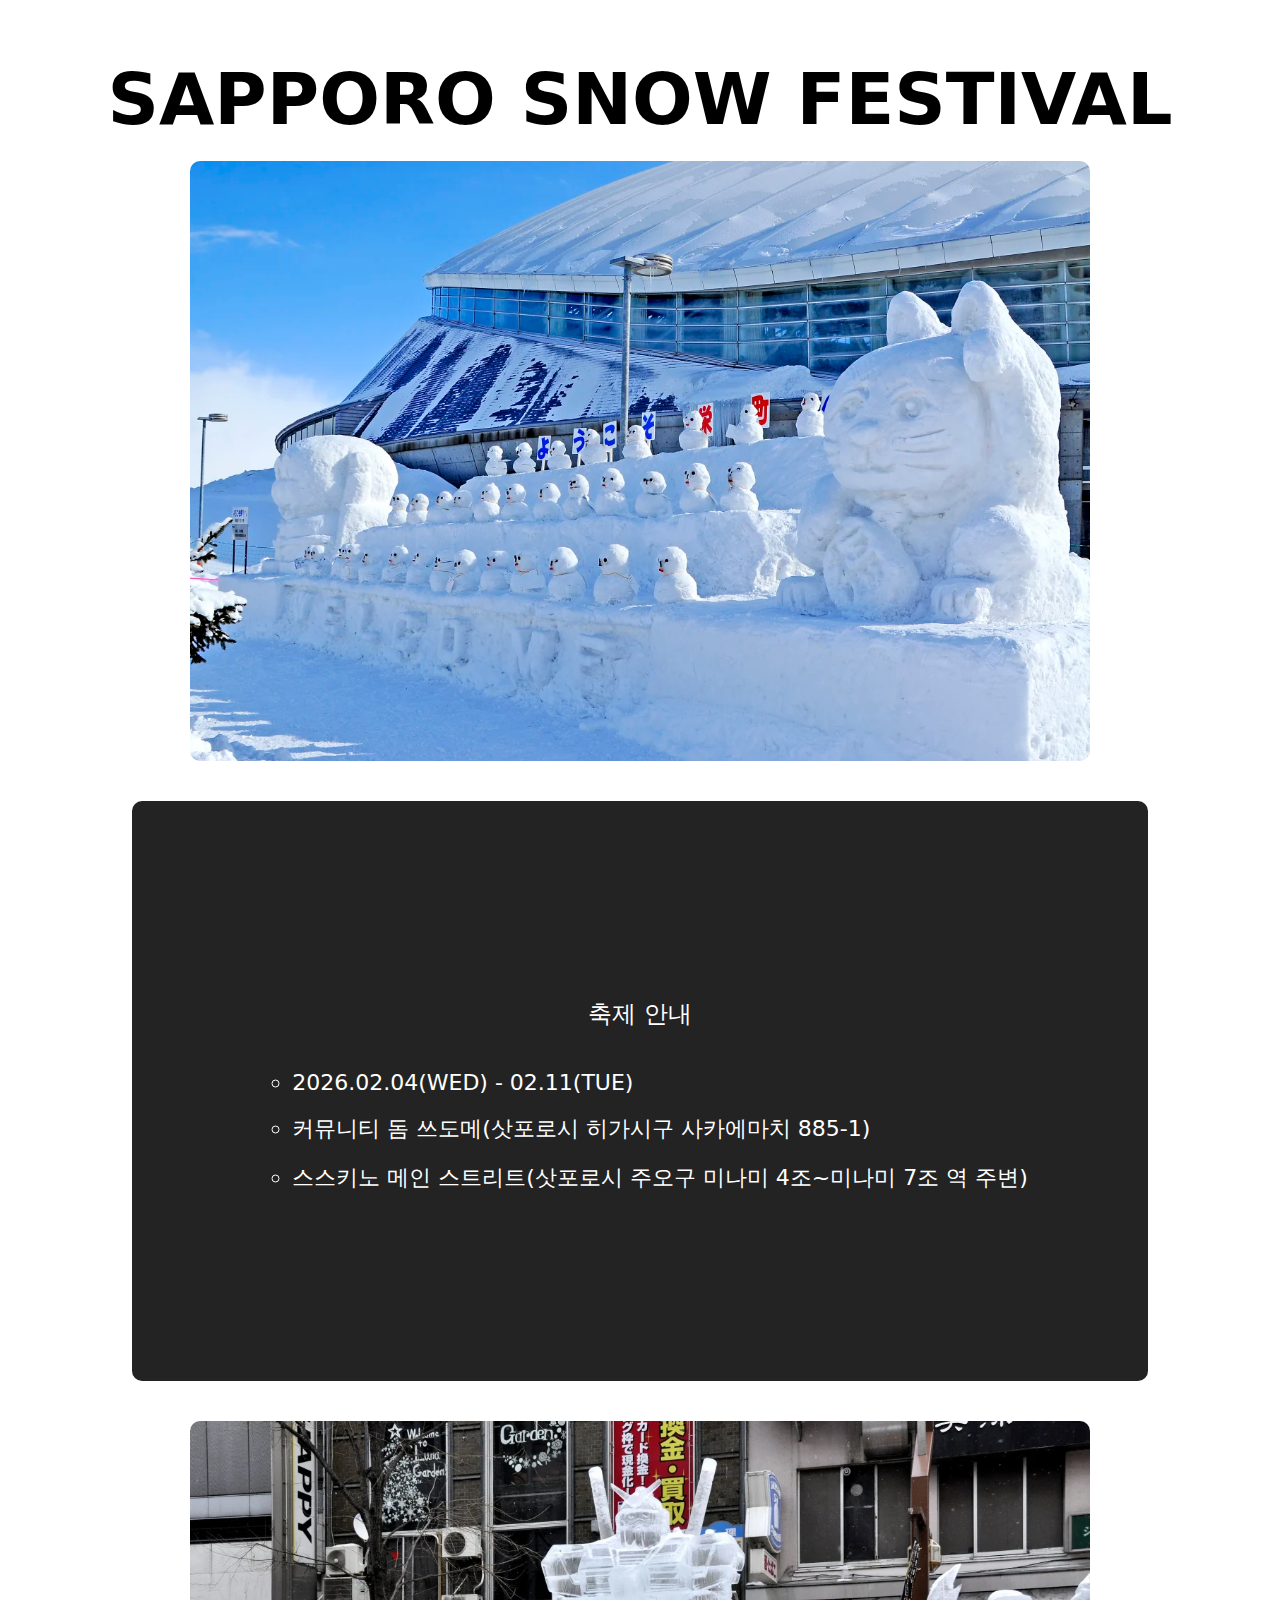
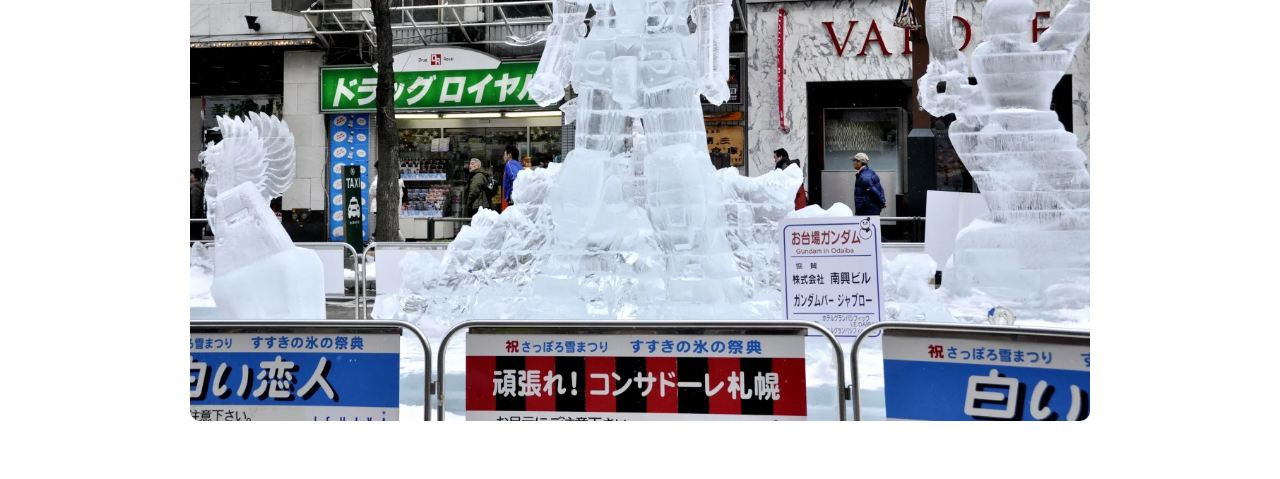
<file: index.html>
<!DOCTYPE html>
<html lang="en">
<head>
<meta charset="UTF-8" />
<meta name="viewport" content="width=device-width, initial-scale=1.0" />
<title>sapporo snow festival</title>
<style>
  body{
    font-family:'pretendard',system-ui,Arial,Helvetica,sans-serif;
    display:flex; flex-direction:column; align-items:center; padding:50px 0;
    justify-content: center; 
    min-height: 100vh; 
  }

  .container{
    width:900px;         
    display:flex;
    flex-direction:column;
    gap: 24px;
  }

  h2 { font-weight:600; font-size:71.5px; margin:0 0 20px; }
  h3 { font-weight:400; font-size:24px; text-align: center;}
  li { list-style-type: circle; font-weight:300; font-size:22px;}

  .box{
    position:relative; overflow:hidden;
    width:900px; height:600px;
    border-radius:10px;
  }

  .box img{
    width:100%; height:100%; display:block; object-fit:cover;
  }

  .overlay{
    position:absolute; inset:0; margin:0;
    display:flex; align-items:center; justify-content:center;
    text-align: center;
    color:#fff; font-size:20px; font-weight:300;
    opacity:0;
    background:rgba(0,0,0,0);
    transition: opacity .4s ease, background-color .4s ease;
  }

  .box:hover .overlay{
    opacity:1;                       
    background:rgba(0,0,0,.45);    
  }

  .box2 {             
    min-height:400px;
    background-color:rgb(35, 35, 35);
    color: #fff;
    border-radius:10px;
    display:flex;
    flex-direction:column;
    justify-content:center;
    padding:90px 120px;
    margin-top:40px;
    margin-bottom:40px;
  }
  
</style>
</head>
<body>
  <h2>SAPPORO SNOW FESTIVAL</h2>

  <div class="box">
    <img src="./img/sapporo2.webp" alt="Sapporo Snow Festival" />
    <p class="overlay">삿포로 눈 축제는 일본 홋카이도 삿포로시에서 매년 2월에 열리는 겨울 축제로,<br/>  
        거대한 눈과 얼음 조각 전시와 다양한 눈놀이 체험이 펼쳐지는 세계적인 축제입니다.</p>
  </div>

  <div class="box2">
  <h3>축제 안내</h3>
        <ul>
            <li>2026.02.04(WED) - 02.11(TUE)</li><br/>
            <li>커뮤니티 돔 쓰도메(삿포로시 히가시구 사카에마치 885-1)</li><br/>
            <li>스스키노 메인 스트리트(삿포로시 주오구 미나미 4조~미나미 7조 역 주변)</li>
        </ul>
  </div>

     <div class="box">
    <img src="./img/sapporo1.webp" alt="Sapporo Snow Festival" />
    <p class="overlay">1950년 학생들의 작은 눈 조각 행사에서 시작해 시민과 자위대가 함께 만드는 축제로 발전했습니다. <br/> 
    지금은 예술과 기술이 결합된 조형 축제로, 삿포로의 대표적인 상징이 되었습니다.</p>
  </div>


</body>
</html>
</file>
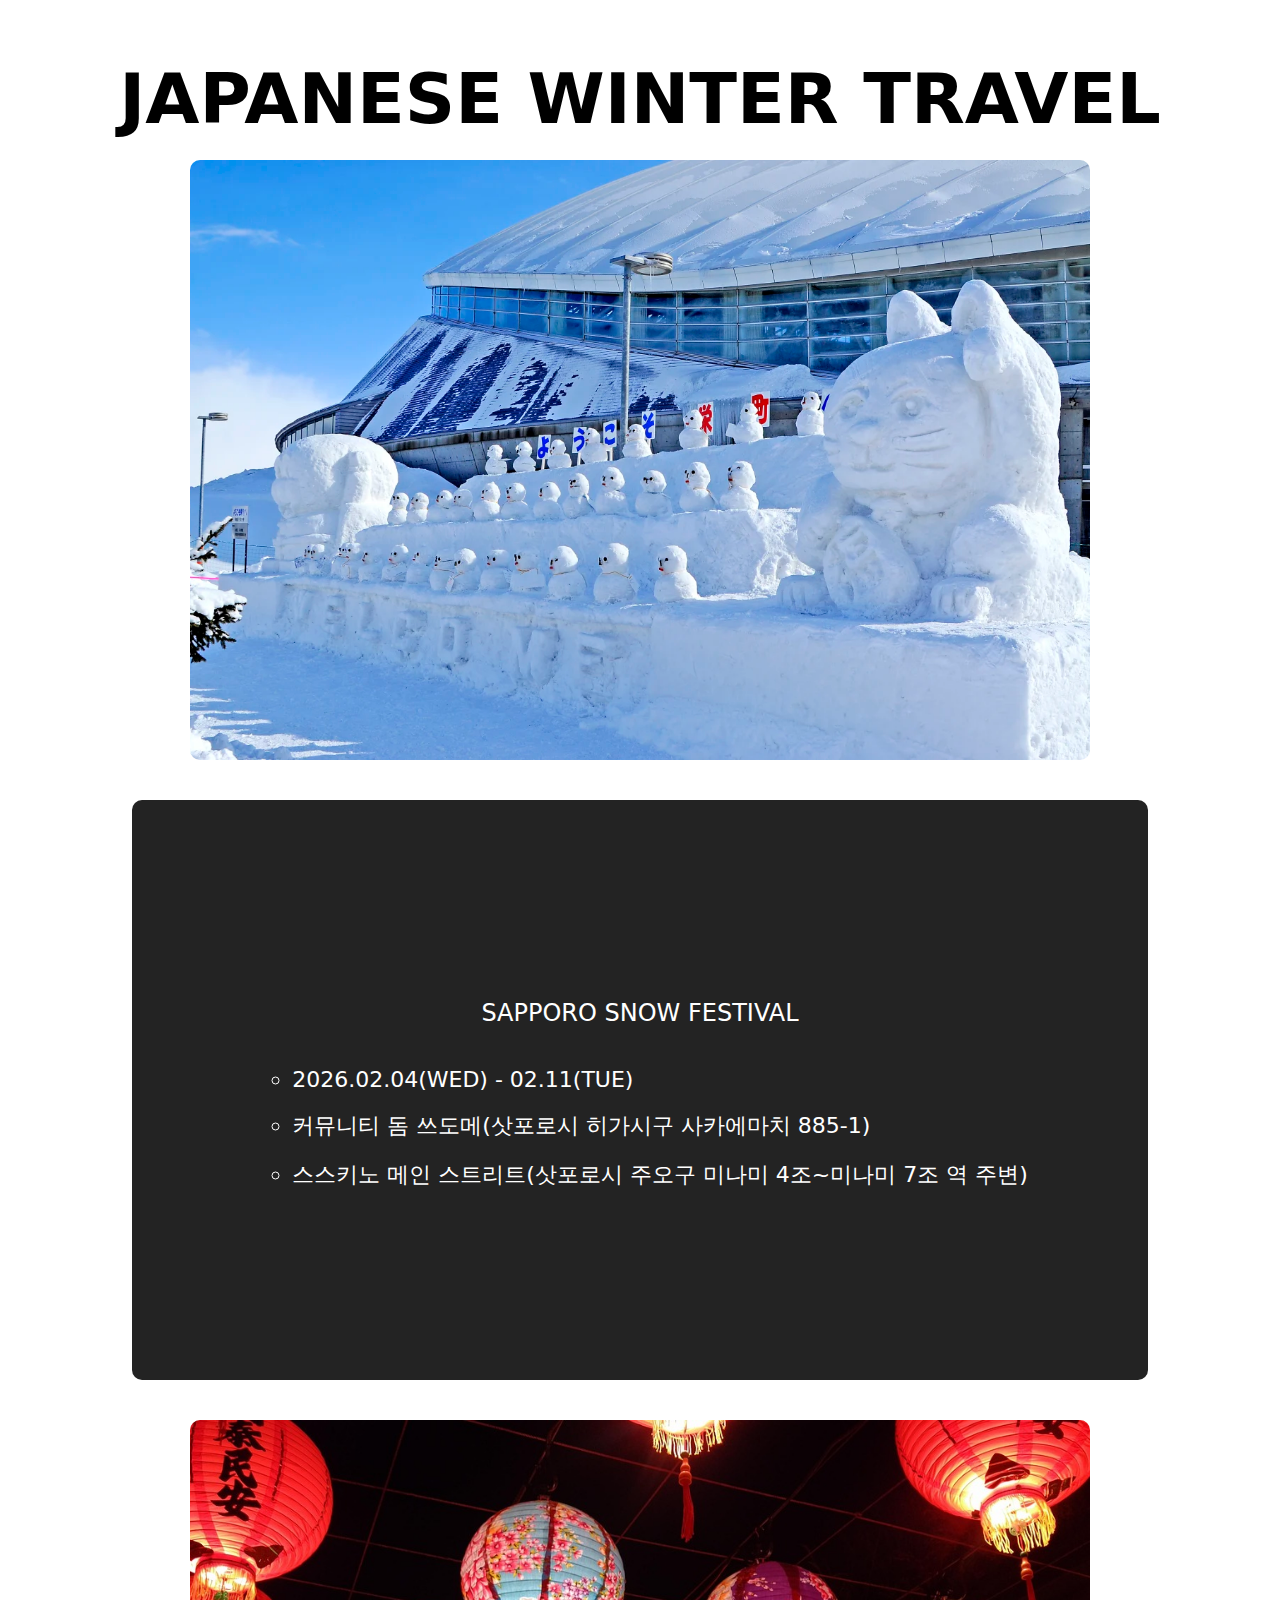
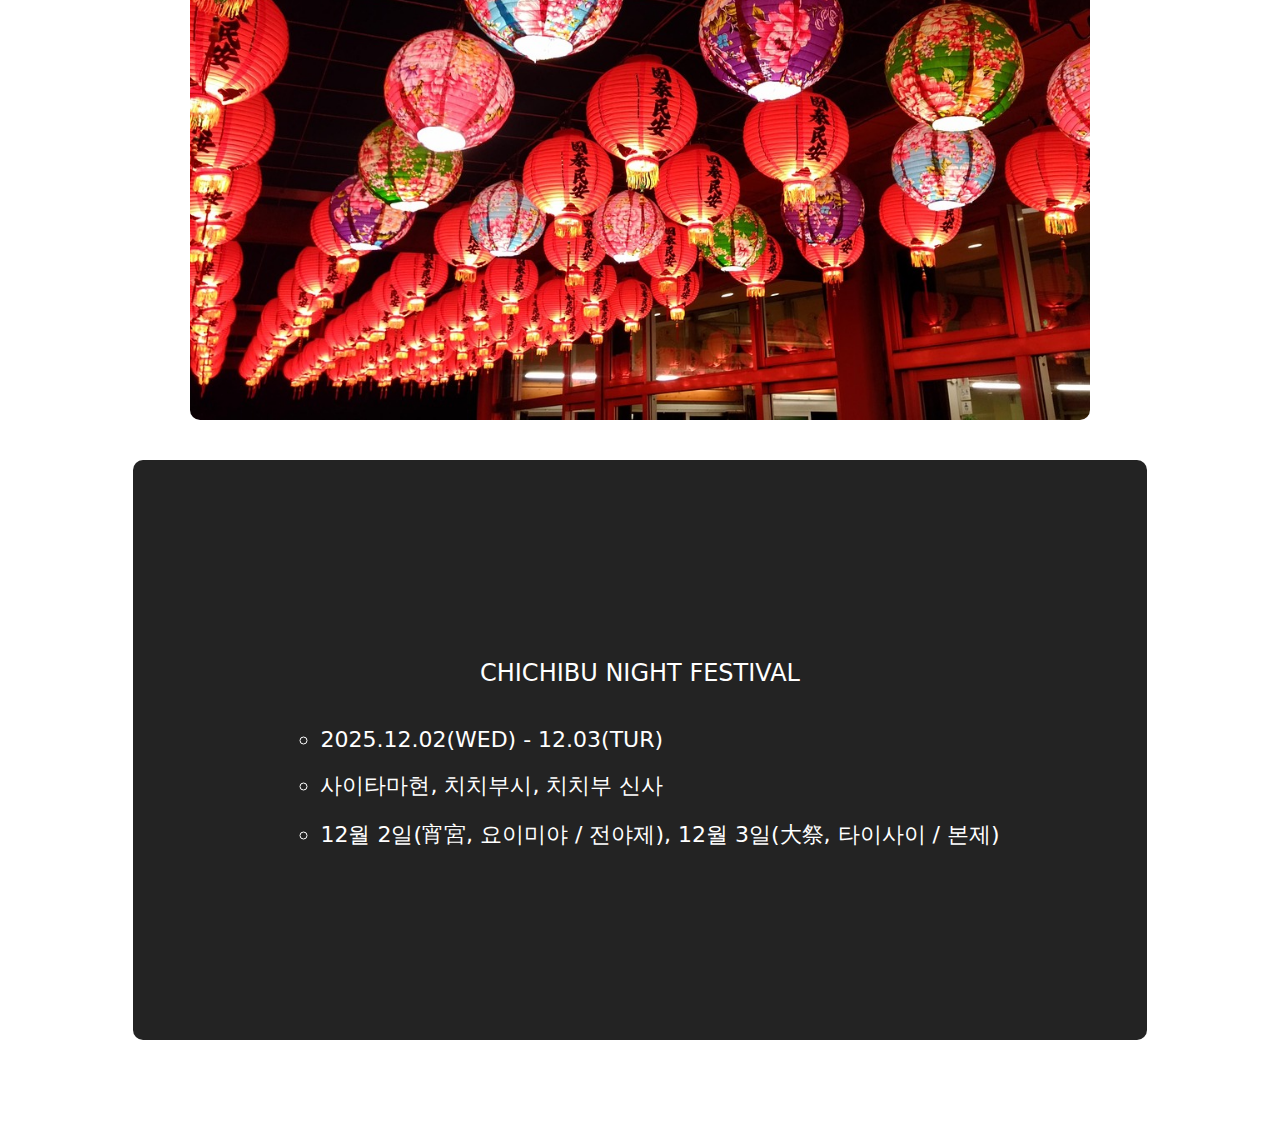
<file: INDEX.html>
<!DOCTYPE html>
<html lang="en">
<head>
<meta charset="UTF-8" />
<meta name="viewport" content="width=device-width, initial-scale=1.0" />
<title>sapporo snow festival</title>
<style>
  body{
    font-family:'pretendard',system-ui,Arial,Helvetica,sans-serif;
    display:flex; flex-direction:column; align-items:center; padding:50px 0;
    justify-content: center; 
    min-height: 100vh; 
  }

  .container{
    width:900px;         
    display:flex;
    flex-direction:column;
    gap: 24px;
  }

  h2 { font-weight:600; font-size:70px; margin:0 0 20px; }
  h3 { font-weight:400; font-size:24px; text-align: center;}
  li { list-style-type: circle; font-weight:300; font-size:22px;}

  .box{
    position:relative; overflow:hidden;
    width:900px; height:600px;
    border-radius:10px;
  }

  .box img{
    width:100%; height:100%; display:block; object-fit:cover;
  }

  .overlay{
    position:absolute; inset:0; margin:0;
    display:flex; align-items:center; justify-content:center;
    text-align: center;
    color:#fff; font-size:20px; font-weight:300; line-height: 1.6;
    opacity:0;
    background:rgba(0,0,0,0);
    transition: opacity .4s ease, background-color .4s ease;
  }

  .box:hover .overlay{
    opacity:1;                       
    background:rgba(0,0,0,.45);    
  }

  .box2 {             
    min-height:400px;
    background-color:rgb(35, 35, 35);
    color: #fff;
    border-radius:10px;
    display:flex;
    flex-direction:column;
    justify-content:center;
    padding:90px 120px;
    margin-top:40px;
    margin-bottom:40px;
  }

   .box3 {             
    min-height:400px;
    background-color:rgb(35, 35, 35);
    color: #fff;
    border-radius:10px;
    display:flex;
    flex-direction:column;
    justify-content:center;
    padding:90px 147px;
    margin-top:40px;
    margin-bottom:40px;
  }
  
</style>
</head>
<body>
  <h2>JAPANESE WINTER TRAVEL</h2>

  <div class="box">
    <img src="./img/sapporo2.webp" alt="Sapporo Snow Festival" />
    <p class="overlay">삿포로 눈 축제는 일본 홋카이도 삿포로시에서 매년 2월에 열리는 겨울 축제로,<br/>  
        거대한 눈과 얼음 조각 전시와 다양한 눈놀이 체험이 펼쳐지는 세계적인 축제입니다.<br/> 
    </p>
  </div>

  <div class="box2">
  <h3>SAPPORO SNOW FESTIVAL</h3>
        <ul>
            <li>2026.02.04(WED) - 02.11(TUE)</li><br/>
            <li>커뮤니티 돔 쓰도메(삿포로시 히가시구 사카에마치 885-1)</li><br/>
            <li>스스키노 메인 스트리트(삿포로시 주오구 미나미 4조~미나미 7조 역 주변)</li>
        </ul>
  </div>

     <div class="box">
    <img src="./img/sapporo1.jpg" alt="Sapporo Snow Festival" />
    <p class="overlay">치치부 요마츠리는 일본 사이타마현 치치부시에서 매년 12월 2일과 3일에 열리는 밤 축제입니다. <br/>  
        ‘치치부 신사’에서 주관하며, 일본의 3대 히키야마(끌차) 축제 중 하나로 꼽힐 정도로 유명합니다.<br/>  
        </p>
        </div>
        
    <div class="box3">
    <h3>CHICHIBU NIGHT FESTIVAL</h3>
        <ul>
            <li>2025.12.02(WED) - 12.03(TUR)</li><br/>
            <li>사이타마현, 치치부시, 치치부 신사</li><br/>
            <li>12월 2일(宵宮, 요이미야 / 전야제), 12월 3일(大祭, 타이사이 / 본제)</li>
        </ul>
  </div>


</body>
</html>
</file>
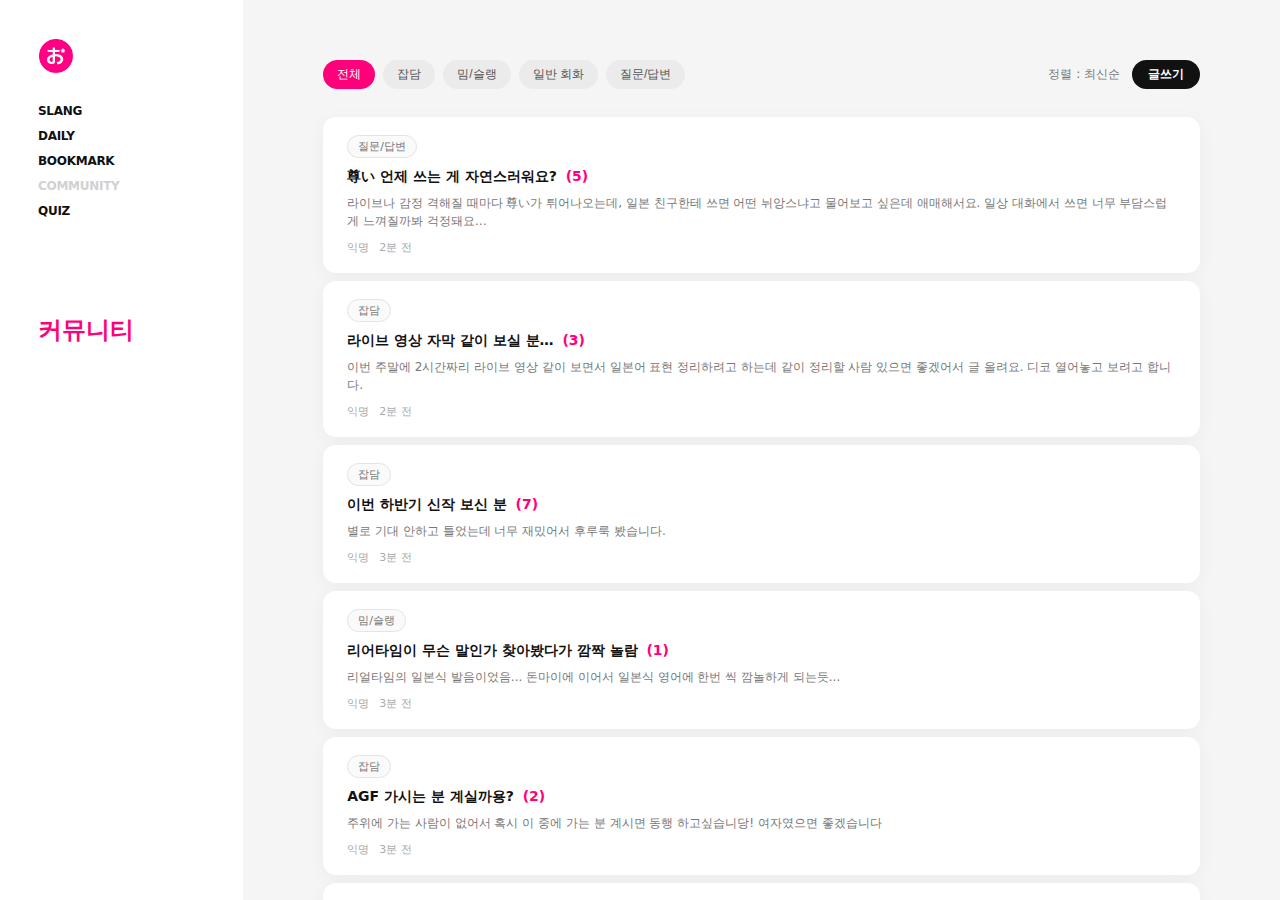
<file: community.html>
<!DOCTYPE html>
<html lang="ja">
<head>
  <meta charset="UTF-8">
  <meta name="viewport" content="width=device-width, initial-scale=1.0">
  <title>OTAKU/JP WORDS – COMMUNITY</title>
  <link rel="stylesheet" href="community.css"><!-- 공통 CSS 그대로 사용 -->
</head>
<body>
  <div class="page">
    <aside class="side-nav">
        <a href="index.html" class="logo-link">
      <div class="logo"><img src="img/logo.png" class="logo-img"></div></a>
      <nav>
        <a href="SLANG.html">SLANG</a>
        <a href="DAILY.html">DAILY</a>
        <a href="BOOKMARK.html">BOOKMARK</a>
        <a href="community.html">COMMUNITY</a>
        <a href="QUIZ.html">QUIZ</a>
      </nav>
    <div class="h1"> <h1>커뮤니티</h1> </div>
    </aside>

    <section class="right-section">
      <div class="community-page">

        <!-- 상단 탭 + 정렬/글쓰기 -->
        <div class="community-header">
          <div class="community-tabs">
            <button class="tab-btn active">전체</button>
            <button class="tab-btn">잡담</button>
            <button class="tab-btn">밈/슬랭</button>
            <button class="tab-btn">일반 회화</button>
            <button class="tab-btn">질문/답변</button>
          </div>

          <div class="community-actions">
            <span class="sort-label">정렬 : 최신순 </span>
            <!-- 필요하면 인기순 같은 거 추가 -->
            <button class="write-btn">글쓰기</button>
          </div>
        </div>

        <!-- 글 리스트 -->
        <div class="thread-list">
          <!-- 카드 1 -->
          <article class="thread-card">
            <div class="thread-top-row">
              <span class="thread-tag">질문/답변</span>
            </div>
            <div class="thread-title-row">
              <h2 class="thread-title">
                尊い 언제 쓰는 게 자연스러워요?
                <span class="thread-count">(5)</span>
              </h2>
            </div>
            <p class="thread-snippet">
              라이브나 감정 격해질 때마다 尊い가 튀어나오는데, 일본 친구한테 쓰면 어떤 뉘앙스냐고 물어보고 싶은데
              애매해서요. 일상 대화에서 쓰면 너무 부담스럽게 느껴질까봐 걱정돼요…
            </p>
            <div class="thread-meta">
              <span class="thread-author">익명</span>
              <span class="thread-time">2분 전</span>
            </div>
          </article>

          <!-- 카드 2 (복붙해서 내용만 바꿔 쓰면 됨) -->
          <article class="thread-card">
            <div class="thread-top-row">
              <span class="thread-tag">잡담</span>
            </div>
            <div class="thread-title-row">
              <h2 class="thread-title">
                라이브 영상 자막 같이 보실 분…
                <span class="thread-count">(3)</span>
              </h2>
            </div>
            <p class="thread-snippet">
              이번 주말에 2시간짜리 라이브 영상 같이 보면서 일본어 표현 정리하려고 하는데
              같이 정리할 사람 있으면 좋겠어서 글 올려요. 디코 열어놓고 보려고 합니다.
            </p>
            <div class="thread-meta">
              <span class="thread-author">익명</span>
              <span class="thread-time">2분 전</span>
            </div>
          </article>

             <article class="thread-card">
            <div class="thread-top-row">
              <span class="thread-tag">잡담</span>
            </div>
            <div class="thread-title-row">
              <h2 class="thread-title">
                이번 하반기 신작 보신 분
                <span class="thread-count">(7)</span>
              </h2>
            </div>
            <p class="thread-snippet">
              별로 기대 안하고 틀었는데 너무 재밌어서 후루룩 봤습니다.
            </p>
            <div class="thread-meta">
              <span class="thread-author">익명</span>
              <span class="thread-time">3분 전</span>
            </div>
          </article>

             <article class="thread-card">
            <div class="thread-top-row">
              <span class="thread-tag">밈/슬랭</span>
            </div>
            <div class="thread-title-row">
              <h2 class="thread-title">
                리어타임이 무슨 말인가 찾아봤다가 깜짝 놀람
                <span class="thread-count">(1)</span>
              </h2>
            </div>
            <p class="thread-snippet">
              리얼타임의 일본식 발음이었음... 돈마이에 이어서 일본식 영어에 한번 씩 깜놀하게 되는듯...
            </p>
            <div class="thread-meta">
              <span class="thread-author">익명</span>
              <span class="thread-time">3분 전</span>
            </div>
          </article>

             <article class="thread-card">
            <div class="thread-top-row">
              <span class="thread-tag">잡담</span>
            </div>
            <div class="thread-title-row">
              <h2 class="thread-title">
                AGF 가시는 분 계실까용?
                <span class="thread-count">(2)</span>
              </h2>
            </div>
            <p class="thread-snippet">
              주위에 가는 사람이 없어서 혹시 이 중에 가는 분 계시면 동행 하고싶습니당! 여자였으면 좋겠습니다
            </p>
            <div class="thread-meta">
              <span class="thread-author">익명</span>
              <span class="thread-time">3분 전</span>
            </div>
          </article>

           <article class="thread-card">
            <div class="thread-top-row">
              <span class="thread-tag">질문/답변</span>
            </div>
            <div class="thread-title-row">
              <h2 class="thread-title">
                일본 방송에서 나오는 회화 같은거 따로 모아둔 교재 같은건 없을까요?
                <span class="thread-count">(0)</span>
              </h2>
            </div>
            <p class="thread-snippet">
              저한테 판매하셔도 됩니다 아시는 분 댓글 부탁드립니다
            </p>
            <div class="thread-meta">
              <span class="thread-author">익명</span>
              <span class="thread-time">4분 전</span>
            </div>
          </article>

           <article class="thread-card">
            <div class="thread-top-row">
              <span class="thread-tag">잡담</span>
            </div>
            <div class="thread-title-row">
              <h2 class="thread-title">
                오싹오싹 오타쿠재팬워즈닷컴 근황
                <span class="thread-count">(2)</span>
              </h2>
            </div>
            <p class="thread-snippet">
           과제하느라 아무도 글 안쓰는 중
            </p>
            <div class="thread-meta">
              <span class="thread-author">익명</span>
              <span class="thread-time">4분 전</span>
            </div>
          </article>

           <article class="thread-card">
            <div class="thread-top-row">
              <span class="thread-tag">잡담</span>
            </div>
            <div class="thread-title-row">
              <h2 class="thread-title">
                라이브 영상 자막 같이 보실 분…
                <span class="thread-count">(3)</span>
              </h2>
            </div>
            <p class="thread-snippet">
              이번 주말에 2시간짜리 라이브 영상 같이 보면서 일본어 표현 정리하려고 하는데
              같이 정리할 사람 있으면 좋겠어서 글 올려요. 디코 열어놓고 보려고 합니다.
            </p>
            <div class="thread-meta">
              <span class="thread-author">익명</span>
              <span class="thread-time">2025-11-10 20:31</span>
            </div>
          </article>

          

       <div class="community-pagination">
          <button class="page-btn disabled">&lt;</button>
          <button class="page-btn current">1</button>
          <button class="page-btn">2</button>
          <button class="page-btn">&gt;</button>
        </div>

          <!-- 필요하면 더 복사해서 채우기 -->
        </div>

        <!-- 페이지네이션 -->
      </div><!-- /.community-page -->
      
          <!-- ... 위에 community-page 끝나는 부분 ... -->

    <!-- 게시글 모달 -->
    <div class="thread-modal-backdrop" id="thread-modal">
      <div class="thread-modal">
        <button class="modal-close" id="modal-close" aria-label="닫기">×</button>

        <div class="modal-inner">
          <!-- 왼쪽: 원글 -->
          <div class="modal-main">
            <span class="thread-tag modal-tag" id="modal-tag">질문/답변</span>
            <h2 class="modal-title" id="modal-title">
              尊い 언제 쓰는 게 자연스러워요? 
            </h2>
            <p class="modal-meta" id="modal-meta">
              osu*** · 2분 전
            </p>

            <p class="modal-question" id="modal-question">
              라이브 영상 보다가 감정 벅찰 때마다 尊い ...가 튀어나오는데,
              일상 대화 속에서도 써도 되나요? 일본 친구한테 쓰면 부담스럽게
              느껴질까봐 걱정돼요…
            </p>
          </div>

          <!-- 오른쪽: 댓글 영역 -->
          <div class="modal-side">
            <h3 class="modal-reply-title">댓글</h3>
            <div class="modal-replies">
              <p class="modal-reply">걍 님 쓰고싶을 때 쓰는거죠 뭐</p>
              <p class="modal-reply">맘대로...</p>
              <p class="modal-reply">일본인들 정작 그런거 신경 안써요</p>
              <p class="modal-reply">제 남친은 조금 부담스럽다네여...</p>
              <p class="modal-reply">저도 궁금</p>
            </div>

            <button class="modal-submit">댓글 작성하기</button>
          </div>
        </div>
      </div>
    </div>

    </section>
  </div>

  <script>
  // 모달 요소들
  const modal = document.getElementById("thread-modal");
  const modalCloseBtn = document.getElementById("modal-close");

  const modalTag = document.getElementById("modal-tag");
  const modalTitle = document.getElementById("modal-title");
  const modalMeta = document.getElementById("modal-meta");
  const modalQuestion = document.getElementById("modal-question");

  // 리스트 카드들
  const threadCards = document.querySelectorAll(".thread-card");

  // 카드 클릭 → 모달 오픈
  threadCards.forEach(card => {
    card.addEventListener("click", () => {
      // 카드 안 텍스트를 모달에 복사 (간단 버전)
      const tag = card.querySelector(".thread-tag")?.textContent.trim() || "";
      const title = card.querySelector(".thread-title")?.textContent.trim() || "";
      const author = card.querySelector(".thread-author")?.textContent.trim() || "";
      const time = card.querySelector(".thread-time")?.textContent.trim() || "";
      const snippet = card.querySelector(".thread-snippet")?.textContent.trim() || "";

      modalTag.textContent = tag;
      modalTitle.textContent = title;
      modalMeta.textContent = `${author} · ${time}`;
      modalQuestion.textContent = snippet;

      modal.classList.add("open");
      // 커뮤니티는 right-section이 스크롤이라 body는 그대로 두고 싶으면 주석
      // document.body.style.overflow = "hidden";
    });
  });

  function closeModal() {
    modal.classList.remove("open");
    // document.body.style.overflow = "";
  }

  // X 버튼, 배경 클릭 시 닫기
  modalCloseBtn.addEventListener("click", closeModal);
  modal.addEventListener("click", (e) => {
    if (e.target === modal) {
      closeModal();
    }
  });

  // ESC 키로 닫기
  window.addEventListener("keydown", (e) => {
    if (e.key === "Escape" && modal.classList.contains("open")) {
      closeModal();
    }
  });
</script>

</body>
</html>
</file>
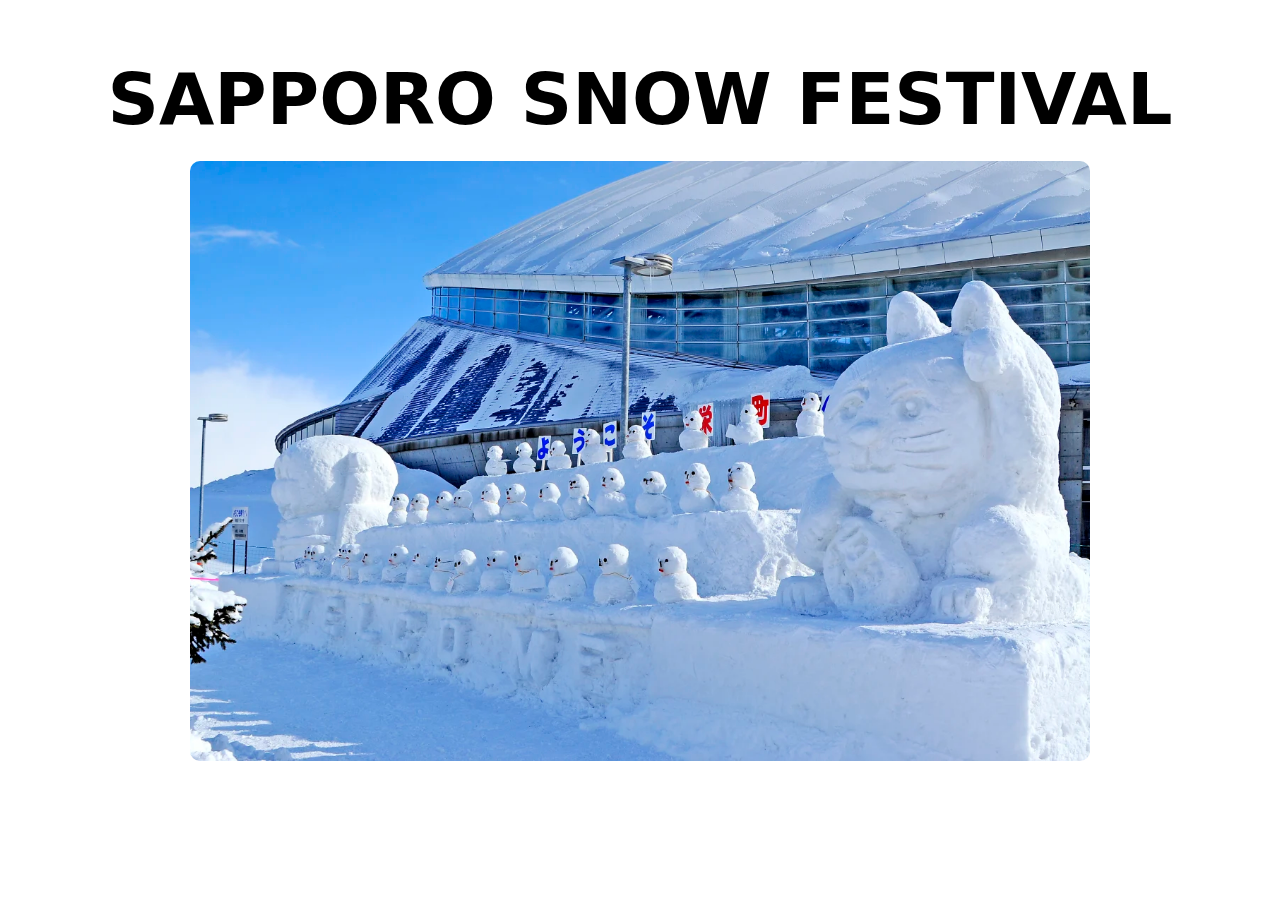
<file: festival.html>
<!DOCTYPE html>
<html lang="en">
<head>
<meta charset="UTF-8" />
<meta name="viewport" content="width=device-width, initial-scale=1.0" />
<title>sapporo snow festival</title>
<style>
  body{
    font-family:'pretendard',system-ui,Arial,Helvetica,sans-serif;
    display:flex; flex-direction:column; align-items:center; padding:50px;
  }
  h2 { font-weight:600; font-size:71.5px; margin:0 0 20px; }

  .box{
    position:relative; overflow:hidden;
    width:900px; height:600px;
    border-radius:10px;
  }
  .box img{
    width:100%; height:100%; display:block; object-fit:cover;
  }
  .overlay{
    position:absolute; inset:0; margin:0;
    display:flex; align-items:center; justify-content:center;
    text-align: center;
    color:#fff; font-size:24px; font-weight:300;
    opacity:0;
    background:rgba(0,0,0,0);
    transition: opacity .4s ease, background-color .4s ease;

    pointer-events:none; 
  }
  .box:hover .overlay{
    opacity:1;                       
    background:rgba(0,0,0,.45);    
  }
</style>
</head>
<body>
  <h2>SAPPORO SNOW FESTIVAL</h2>

  <div class="box">
    <img src="./img/sapporo2.webp" alt="Sapporo Snow Festival" />
    <p class="overlay">2026.02.04(WED) - 02.11(SAT) <br/> 
<br/> <br/> 
커뮤니티 돔 쓰도메(삿포로시 히가시구 사카에마치 885-1)
<br/> 
스스키노 메인 스트리트(삿포로시 주오구 미나미 4조~미나미 7조 역 주변)</p>
  </div>
  
</body>
</html>
</file>
<file: community.css>
* {
  box-sizing: border-box;
}

/* 기본 */

html,
body {
  width: 100%;
  height: 100%;
  margin: 0;
}

body {
  font-family: "Pretendard Variable", "Inter", system-ui, -apple-system,
    BlinkMacSystemFont, sans-serif;
  background: #fff;
  color: #111;
  overflow: hidden;
}

body.modal-open {
  overflow: hidden;
}

/* 레이아웃 */

.page {
  display: flex;
  min-height: 100vh;
}

/* 왼쪽 네비 */

.side-nav {
  width: 19%;
  min-width: 200px;
  padding-left: 28px;
    padding-top: 24px;
    padding-bottom: 24px;
  background: #ffffff;
  display: flex;
  flex-direction: column;
  gap: 12px;
}

.logo {
  width: 56px;
  height: 56px;
  border-radius: 50%;
  overflow: hidden;
  display: grid;
  place-items: center;
}

.logo-img {
  width: 60%;
  height: 60%;
  object-fit: contain;
  display: block;
}

.side-nav nav {
  display: flex;
  flex-direction: column;
  gap: 3px;
  padding-left: 10px;
}

.side-nav a {
  text-decoration: none;
  font-size: 12px;
  letter-spacing: -0.28px;
  color: #111;
  padding: 4px 0;
  border-radius: 8px;
  transition: color 0.18s ease;
  font-variation-settings: "wght" 600;
  font-weight: 600;
}

.side-nav a:hover {
  color: #ff007a;
}

.side-nav nav a:nth-child(4) {
  color: #d1d1d1; /* COMMUNITY 활성 */
}

.side-nav h1 {
  display: block;
    font-size: 1.5em;
    margin-block-start: 0.67em;
    margin-block-end: 0.67em;
    margin-inline-start: 0px;
    margin-inline-end: 0px;
    font-weight: bold;
    unicode-bidi: isolate;
    padding-left: 10px;
    color: #ff007a;
    margin-top: 80px;
}

/* 오른쪽 영역 */

.right-section {
  background-color: #f5f5f5;
  flex: 1;
  height: 100vh;
  overflow-y: auto;
  overflow-x: hidden;
  min-height: 0;
  display: flex;
  justify-content: center;
  padding: 60px 0;
}

/* COMMUNITY 본문 */

.community-page {
  width: 100%;
  max-width: 1100px;
  padding: 0 80px 40px;
  display: flex;
  flex-direction: column;
  gap: 16px;
}

.community-header {
  display: flex;
  justify-content: space-between;
  align-items: center;
  gap: 16px;
}

.community-tabs {
  display: flex;
  gap: 8px;
  flex-wrap: wrap;
}

.tab-btn {
  border: none;
  outline: none;
  padding: 6px 14px;
  border-radius: 999px;
  background: #ebebeb;
  font-size: 12px;
  font-weight: 500;
  color: #555;
  cursor: pointer;
}

.tab-btn.active {
  background: #ff007a;
  color: #fff;
}

.community-actions {
  display: flex;
  align-items: center;
  gap: 12px;
}

.sort-label {
  font-size: 12px;
  color: #777;
}

.write-btn {
  border-radius: 999px;
  border: none;
  padding: 6px 16px;
  font-size: 12px;
  font-weight: 600;
  background: #111;
  color: #fff;
  cursor: pointer;
}

/* 글 리스트 */

.thread-list {
  display: flex;
  flex-direction: column;
  gap: 8px;
  margin-top: 12px;
}

.thread-card {
  background: #ffffff;
  border-radius: 13px;
  padding: 18px 24px;
  box-shadow: 0 4px 20px rgba(0, 0, 0, 0.04);
  display: flex;
  flex-direction: column;
  gap: 6px;
  cursor: pointer;
  transition: box-shadow 0.15s ease, transform 0.08s ease;
}

.thread-card:hover {
  box-shadow: 0 10px 26px rgba(0, 0, 0, 0.08);
  transform: translateY(-1px);
}

.thread-top-row {
  display: flex;
  align-items: center;
  gap: 8px;
  margin-bottom: 4px;
}

.thread-tag {
  display: inline-flex;
  align-items: center;
  justify-content: center;
  padding: 3px 10px;
  border-radius: 999px;
  border: 1px solid #e4e4e4;
  background: #fafafa;
  font-size: 11px;
  font-weight: 500;
  color: #777;
}

.thread-title-row {
  display: flex;
  align-items: center;
}

.thread-title {
  margin: 0;
  font-size: 14px;
  font-weight: 600;
  color: #111;
}

.thread-count {
  margin-left: 4px;
  color: #ff007a;
}

.thread-snippet {
  margin: 0;
  margin-top: 2px;
  font-size: 12px;
  line-height: 1.5;
  color: #777;
}

.thread-meta {
  display: flex;
  gap: 10px;
  margin-top: 4px;
  font-size: 11px;
  color: #aaa;
}

.thread-author {
  font-weight: 500;
}

/* 페이지네이션 */

.community-pagination {
  display: flex;
  justify-content: center;
  align-items: center;
  gap: 4px;
  margin-top: 16px;
  margin-bottom: 16px;
}

.page-btn {
  min-width: 26px;
  height: 26px;
  border-radius: 999px;
  border: 1px solid #e4e4e4;
  background: #e1e1e1;
  font-size: 11px;
  cursor: pointer;
}

.page-btn.current {
  background: #ff007a;
  border-color: #ff007a;
  color: #fff;
}

.page-btn.disabled {
  opacity: 0.3;
  cursor: default;
}

/* ===== 모달 ===== */

.modal-backdrop {
  position: fixed;
  inset: 0;
  background: rgba(0, 0, 0, 0.35);
  display: none;
  align-items: center;
  justify-content: center;
  z-index: 1000;
}

.modal-backdrop.active {
  display: flex;
}

.modal {
  width: 880px;
  max-width: calc(100% - 80px);
  background: #ffffff;
  border-radius: 24px;
  box-shadow: 0 22px 60px rgba(0, 0, 0, 0.25);
  overflow: hidden;
  display: flex;
  flex-direction: column;
}

.modal-top-bar {
  display: flex;
  justify-content: space-between;
  align-items: center;
  padding: 16px 24px 8px;
}

.modal-tag-pill {
  font-size: 11px;
  font-weight: 600;
  color: #777;
  padding: 4px 12px;
  border-radius: 999px;
  background: #f5f5f5;
  width: 64px;
}

.modal-close-btn {
  width: 24px;
  height: 24px;
  border-radius: 999px;
  border: none;
  background: #f1f1f1;
  font-size: 14px;
  cursor: pointer;
}

.modal-body {
  padding: 4px 32px 24px;
  display: grid;
  grid-template-columns: minmax(0, 2.4fr) minmax(260px, 1.8fr);
  column-gap: 32px;
}

.modal-left-title {
  font-size: 14px;
  font-weight: 600;
  margin: 0 0 6px;
}

.modal-left-title span {
  color: #ff007a;
}

.modal-meta {
  font-size: 11px;
  color: #a0a0a0;
  margin-bottom: 16px;
}

.modal-content {
  font-size: 12px;
  line-height: 1.6;
  color: #555;
}

/* 댓글 영역 */

.modal-right {
  border-left: 1px solid #f0f0f0;
  padding-left: 24px;
  display: flex;
  flex-direction: column;
  gap: 10px;
}

.modal-right-header {
  font-size: 12px;
  font-weight: 600;
  margin-bottom: 4px;
}

.comment-input-row {
  display: flex;
  gap: 8px;
  margin-bottom: 6px;
}

.comment-input {
  flex: 1;
  border-radius: 999px;
  border: 1px solid #e2e2e2;
  padding: 6px 12px;
  font-size: 11px;
}

.comment-submit {
  border-radius: 999px;
  border: none;
  padding: 6px 14px;
  font-size: 11px;
  font-weight: 600;
  background: #111;
  color: #fff;
  cursor: pointer;
}

.comment-list {
  display: flex;
  flex-direction: column;
  gap: 6px;
  max-height: 220px;
  overflow-y: auto;
  padding-right: 4px;
}

.comment-row {
  border-radius: 999px;
  border: 1px solid #f0f0f0;
  background: #fafafa;
  padding: 6px 12px;
  font-size: 11px;
  color: #555;
  display: flex;
  align-items: center;
  justify-content: space-between;
  gap: 8px;
}

.comment-text {
  white-space: nowrap;
  text-overflow: ellipsis;
  overflow: hidden;
}

.comment-time {
  font-size: 10px;
  color: #bbb;
  flex-shrink: 0;
}

/* 반응형 */

@media (max-width: 1200px) {
  .community-page {
    padding: 0 40px 32px;
  }

  .modal-body {
    grid-template-columns: minmax(0, 1fr);
    row-gap: 16px;
  }

  .modal-right {
    border-left: none;
    border-top: 1px solid #f0f0f0;
    padding-left: 0;
    padding-top: 16px;
  }
}

@media (max-width: 1024px) {
  .page {
    flex-direction: column;
  }

  .side-nav {
    width: 100%;
    flex-direction: row;
    align-items: center;
    justify-content: space-between;
    padding: 12px 18px;
  }

  .side-nav nav {
    flex-direction: row;
    gap: 8px;
    padding-left: 0;
  }

  .side-nav h1 {
    display: none;
  }

  .right-section {
    padding: 24px 0 32px;
  }

  .community-page {
    padding: 0 20px 24px;
  }
}
/* ========================= */
/*   THREAD MODAL (게시글)   */
/* ========================= */

.thread-modal-backdrop {
  position: fixed;
  inset: 0;
  background: rgba(0, 0, 0, 0.45);
  display: none;              /* 기본은 숨김 */
  align-items: center;
  justify-content: center;
  z-index: 999;
}

.thread-modal-backdrop.open {
  display: flex;
}

.thread-modal {
  width: 760px;
  max-width: calc(100% - 80px);
  max-height: 80vh;
  background: #ffffff;
  border-radius: 16px;
  box-shadow: 0 12px 40px rgba(0, 0, 0, 0.28);
  position: relative;
  overflow: hidden;
  font-family: "Pretendard Variable", "Inter", sans-serif;
}

/* X 버튼 */
.modal-close {
  position: absolute;
  top: 12px;
  right: 16px;
  border: none;
  background: transparent;
  font-size: 20px;
  cursor: pointer;
  color: #999;
}

.modal-close:hover {
  color: #ff007a;
}

/* 안쪽 2컬럼 레이아웃 */
.modal-inner {
  display: grid;
  grid-template-columns: 1.2fr 1fr;
  gap: 0;
  height: 100%;
}

/* 왼쪽: 본문 */
.modal-main {
  padding: 24px 24px 20px 28px;
  border-right: 1px solid #f0f0f0;
  display: flex;
  flex-direction: column;
  gap: 10px;
}

.modal-tag {
  margin-bottom: 4px;
}

.modal-title {
  font-size: 16px;
  font-weight: 700;
  margin: 0;
}

.modal-meta {
  margin: 0;
  font-size: 12px;
  color: #999;
}

.modal-question {
  margin-top: 10px;
  font-size: 13px;
  line-height: 1.6;
  color: #555;
}

/* 오른쪽: 댓글 */
.modal-side {
  padding: 24px 22px 20px;
  display: flex;
  flex-direction: column;
  gap: 10px;
}

.modal-reply-title {
  margin: 0 0 6px;
  font-size: 13px;
  font-weight: 600;
}

.modal-replies {
  flex: 1;
  padding: 8px;
  border-radius: 8px;
  background: #fafafa;
  overflow-y: auto;
  display: flex;
  flex-direction: column;
  gap: 6px;
}

.modal-reply {
  font-size: 12px;
  line-height: 1.5;
  padding: 6px 8px;
  border-radius: 6px;
  background: #ffffff;
  border: 1px solid #ededed;
  margin: 0;
}

.modal-submit {
  margin-top: 10px;
  align-self: flex-end;
  border-radius: 999px;
  border: none;
  padding: 6px 16px;
  font-size: 12px;
  font-weight: 600;
  background: #111;
  color: #fff;
  cursor: pointer;
}

/* 반응형 – 좁아지면 한 컬럼으로 */
@media (max-width: 720px) {
  .thread-modal {
    max-height: 85vh;
  }

  .modal-inner {
    display: block;
  }

  .modal-main {
    border-right: none;
    border-bottom: 1px solid #f0f0f0;
  }
}

@media (max-width: 640px) {
    .side-nav {
        width: 100%;
        flex-direction: row;
        align-items: center;
        justify-content: space-between;
        padding: 12px 16px;
    }
}
</file>
